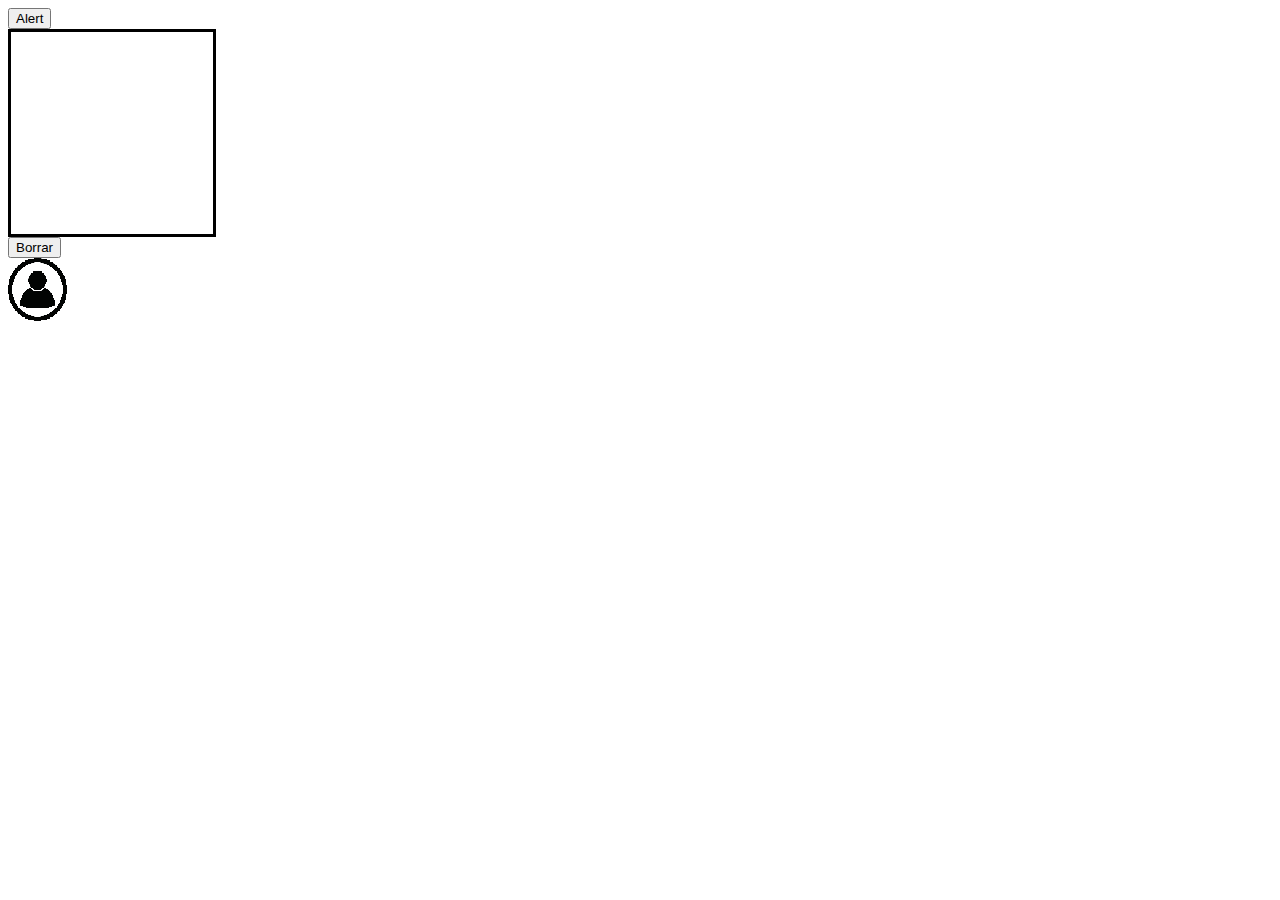
<file: WS1/index.html>
<!DOCTYPE html>
<html lang="en">
<head>
    <meta charset="UTF-8">
    <meta name="viewport" content="width=device-width, initial-scale=1.0">
    <title>Document</title>
    <script src="index.js"></script>
    <link rel="stylesheet" href="as.css">
</head>
<body>
    <button id="btnAlert">Alert</button>
    <table>
        <tr>
            <td></td>
            <td></td>
            <td></td>
            <td></td>
            <td></td>
            <td></td>
            <td></td>
            <td></td>
            <td></td>
            <td></td>
            <td></td>
            <td></td>
            <td></td>
            <td></td>
            <td></td>
            <td></td>
            <td></td>
            <td></td>
            <td></td>
            <td></td>
            <td></td>
            <td></td>
            <td></td>
            <td></td>
            <td></td>
            <td></td>
            <td></td>
            <td></td>
            <td></td>
            <td></td>
            <td></td>
            <td></td>
            <td></td>
            <td></td>
            <td></td>
            <td></td>
            <td></td>
            <td></td>
            <td></td>
            <td></td>
            <td></td>
            <td></td>
            <td></td>
            <td></td>
            <td></td>
            <td></td>
            <td></td>
            <td></td>
            <td></td>
            <td></td>
        </tr><tr>
            <td></td>
            <td></td>
            <td></td>
            <td></td>
            <td></td>
            <td></td>
            <td></td>
            <td></td>
            <td></td>
            <td></td>
            <td></td>
            <td></td>
            <td></td>
            <td></td>
            <td></td>
            <td></td>
            <td></td>
            <td></td>
            <td></td>
            <td></td>
            <td></td>
            <td></td>
            <td></td>
            <td></td>
            <td></td>
            <td></td>
            <td></td>
            <td></td>
            <td></td>
            <td></td>
            <td></td>
            <td></td>
            <td></td>
            <td></td>
            <td></td>
            <td></td>
            <td></td>
            <td></td>
            <td></td>
            <td></td>
            <td></td>
            <td></td>
            <td></td>
            <td></td>
            <td></td>
            <td></td>
            <td></td>
            <td></td>
            <td></td>
            <td></td>
        </tr><tr>
            <td></td>
            <td></td>
            <td></td>
            <td></td>
            <td></td>
            <td></td>
            <td></td>
            <td></td>
            <td></td>
            <td></td>
            <td></td>
            <td></td>
            <td></td>
            <td></td>
            <td></td>
            <td></td>
            <td></td>
            <td></td>
            <td></td>
            <td></td>
            <td></td>
            <td></td>
            <td></td>
            <td></td>
            <td></td>
            <td></td>
            <td></td>
            <td></td>
            <td></td>
            <td></td>
            <td></td>
            <td></td>
            <td></td>
            <td></td>
            <td></td>
            <td></td>
            <td></td>
            <td></td>
            <td></td>
            <td></td>
            <td></td>
            <td></td>
            <td></td>
            <td></td>
            <td></td>
            <td></td>
            <td></td>
            <td></td>
            <td></td>
            <td></td>
        </tr><tr>
            <td></td>
            <td></td>
            <td></td>
            <td></td>
            <td></td>
            <td></td>
            <td></td>
            <td></td>
            <td></td>
            <td></td>
            <td></td>
            <td></td>
            <td></td>
            <td></td>
            <td></td>
            <td></td>
            <td></td>
            <td></td>
            <td></td>
            <td></td>
            <td></td>
            <td></td>
            <td></td>
            <td></td>
            <td></td>
            <td></td>
            <td></td>
            <td></td>
            <td></td>
            <td></td>
            <td></td>
            <td></td>
            <td></td>
            <td></td>
            <td></td>
            <td></td>
            <td></td>
            <td></td>
            <td></td>
            <td></td>
            <td></td>
            <td></td>
            <td></td>
            <td></td>
            <td></td>
            <td></td>
            <td></td>
            <td></td>
            <td></td>
            <td></td>
        </tr><tr>
            <td></td>
            <td></td>
            <td></td>
            <td></td>
            <td></td>
            <td></td>
            <td></td>
            <td></td>
            <td></td>
            <td></td>
            <td></td>
            <td></td>
            <td></td>
            <td></td>
            <td></td>
            <td></td>
            <td></td>
            <td></td>
            <td></td>
            <td></td>
            <td></td>
            <td></td>
            <td></td>
            <td></td>
            <td></td>
            <td></td>
            <td></td>
            <td></td>
            <td></td>
            <td></td>
            <td></td>
            <td></td>
            <td></td>
            <td></td>
            <td></td>
            <td></td>
            <td></td>
            <td></td>
            <td></td>
            <td></td>
            <td></td>
            <td></td>
            <td></td>
            <td></td>
            <td></td>
            <td></td>
            <td></td>
            <td></td>
            <td></td>
            <td></td>
        </tr><tr>
            <td></td>
            <td></td>
            <td></td>
            <td></td>
            <td></td>
            <td></td>
            <td></td>
            <td></td>
            <td></td>
            <td></td>
            <td></td>
            <td></td>
            <td></td>
            <td></td>
            <td></td>
            <td></td>
            <td></td>
            <td></td>
            <td></td>
            <td></td>
            <td></td>
            <td></td>
            <td></td>
            <td></td>
            <td></td>
            <td></td>
            <td></td>
            <td></td>
            <td></td>
            <td></td>
            <td></td>
            <td></td>
            <td></td>
            <td></td>
            <td></td>
            <td></td>
            <td></td>
            <td></td>
            <td></td>
            <td></td>
            <td></td>
            <td></td>
            <td></td>
            <td></td>
            <td></td>
            <td></td>
            <td></td>
            <td></td>
            <td></td>
            <td></td>
        </tr><tr>
            <td></td>
            <td></td>
            <td></td>
            <td></td>
            <td></td>
            <td></td>
            <td></td>
            <td></td>
            <td></td>
            <td></td>
            <td></td>
            <td></td>
            <td></td>
            <td></td>
            <td></td>
            <td></td>
            <td></td>
            <td></td>
            <td></td>
            <td></td>
            <td></td>
            <td></td>
            <td></td>
            <td></td>
            <td></td>
            <td></td>
            <td></td>
            <td></td>
            <td></td>
            <td></td>
            <td></td>
            <td></td>
            <td></td>
            <td></td>
            <td></td>
            <td></td>
            <td></td>
            <td></td>
            <td></td>
            <td></td>
            <td></td>
            <td></td>
            <td></td>
            <td></td>
            <td></td>
            <td></td>
            <td></td>
            <td></td>
            <td></td>
            <td></td>
        </tr><tr>
            <td></td>
            <td></td>
            <td></td>
            <td></td>
            <td></td>
            <td></td>
            <td></td>
            <td></td>
            <td></td>
            <td></td>
            <td></td>
            <td></td>
            <td></td>
            <td></td>
            <td></td>
            <td></td>
            <td></td>
            <td></td>
            <td></td>
            <td></td>
            <td></td>
            <td></td>
            <td></td>
            <td></td>
            <td></td>
            <td></td>
            <td></td>
            <td></td>
            <td></td>
            <td></td>
            <td></td>
            <td></td>
            <td></td>
            <td></td>
            <td></td>
            <td></td>
            <td></td>
            <td></td>
            <td></td>
            <td></td>
            <td></td>
            <td></td>
            <td></td>
            <td></td>
            <td></td>
            <td></td>
            <td></td>
            <td></td>
            <td></td>
            <td></td>
        </tr><tr>
            <td></td>
            <td></td>
            <td></td>
            <td></td>
            <td></td>
            <td></td>
            <td></td>
            <td></td>
            <td></td>
            <td></td>
            <td></td>
            <td></td>
            <td></td>
            <td></td>
            <td></td>
            <td></td>
            <td></td>
            <td></td>
            <td></td>
            <td></td>
            <td></td>
            <td></td>
            <td></td>
            <td></td>
            <td></td>
            <td></td>
            <td></td>
            <td></td>
            <td></td>
            <td></td>
            <td></td>
            <td></td>
            <td></td>
            <td></td>
            <td></td>
            <td></td>
            <td></td>
            <td></td>
            <td></td>
            <td></td>
            <td></td>
            <td></td>
            <td></td>
            <td></td>
            <td></td>
            <td></td>
            <td></td>
            <td></td>
            <td></td>
            <td></td>
        </tr><tr>
            <td></td>
            <td></td>
            <td></td>
            <td></td>
            <td></td>
            <td></td>
            <td></td>
            <td></td>
            <td></td>
            <td></td>
            <td></td>
            <td></td>
            <td></td>
            <td></td>
            <td></td>
            <td></td>
            <td></td>
            <td></td>
            <td></td>
            <td></td>
            <td></td>
            <td></td>
            <td></td>
            <td></td>
            <td></td>
            <td></td>
            <td></td>
            <td></td>
            <td></td>
            <td></td>
            <td></td>
            <td></td>
            <td></td>
            <td></td>
            <td></td>
            <td></td>
            <td></td>
            <td></td>
            <td></td>
            <td></td>
            <td></td>
            <td></td>
            <td></td>
            <td></td>
            <td></td>
            <td></td>
            <td></td>
            <td></td>
            <td></td>
            <td></td>
        </tr><tr>
            <td></td>
            <td></td>
            <td></td>
            <td></td>
            <td></td>
            <td></td>
            <td></td>
            <td></td>
            <td></td>
            <td></td>
            <td></td>
            <td></td>
            <td></td>
            <td></td>
            <td></td>
            <td></td>
            <td></td>
            <td></td>
            <td></td>
            <td></td>
            <td></td>
            <td></td>
            <td></td>
            <td></td>
            <td></td>
            <td></td>
            <td></td>
            <td></td>
            <td></td>
            <td></td>
            <td></td>
            <td></td>
            <td></td>
            <td></td>
            <td></td>
            <td></td>
            <td></td>
            <td></td>
            <td></td>
            <td></td>
            <td></td>
            <td></td>
            <td></td>
            <td></td>
            <td></td>
            <td></td>
            <td></td>
            <td></td>
            <td></td>
            <td></td>
        </tr><tr>
            <td></td>
            <td></td>
            <td></td>
            <td></td>
            <td></td>
            <td></td>
            <td></td>
            <td></td>
            <td></td>
            <td></td>
            <td></td>
            <td></td>
            <td></td>
            <td></td>
            <td></td>
            <td></td>
            <td></td>
            <td></td>
            <td></td>
            <td></td>
            <td></td>
            <td></td>
            <td></td>
            <td></td>
            <td></td>
            <td></td>
            <td></td>
            <td></td>
            <td></td>
            <td></td>
            <td></td>
            <td></td>
            <td></td>
            <td></td>
            <td></td>
            <td></td>
            <td></td>
            <td></td>
            <td></td>
            <td></td>
            <td></td>
            <td></td>
            <td></td>
            <td></td>
            <td></td>
            <td></td>
            <td></td>
            <td></td>
            <td></td>
            <td></td>
        </tr><tr>
            <td></td>
            <td></td>
            <td></td>
            <td></td>
            <td></td>
            <td></td>
            <td></td>
            <td></td>
            <td></td>
            <td></td>
            <td></td>
            <td></td>
            <td></td>
            <td></td>
            <td></td>
            <td></td>
            <td></td>
            <td></td>
            <td></td>
            <td></td>
            <td></td>
            <td></td>
            <td></td>
            <td></td>
            <td></td>
            <td></td>
            <td></td>
            <td></td>
            <td></td>
            <td></td>
            <td></td>
            <td></td>
            <td></td>
            <td></td>
            <td></td>
            <td></td>
            <td></td>
            <td></td>
            <td></td>
            <td></td>
            <td></td>
            <td></td>
            <td></td>
            <td></td>
            <td></td>
            <td></td>
            <td></td>
            <td></td>
            <td></td>
            <td></td>
        </tr><tr>
            <td></td>
            <td></td>
            <td></td>
            <td></td>
            <td></td>
            <td></td>
            <td></td>
            <td></td>
            <td></td>
            <td></td>
            <td></td>
            <td></td>
            <td></td>
            <td></td>
            <td></td>
            <td></td>
            <td></td>
            <td></td>
            <td></td>
            <td></td>
            <td></td>
            <td></td>
            <td></td>
            <td></td>
            <td></td>
            <td></td>
            <td></td>
            <td></td>
            <td></td>
            <td></td>
            <td></td>
            <td></td>
            <td></td>
            <td></td>
            <td></td>
            <td></td>
            <td></td>
            <td></td>
            <td></td>
            <td></td>
            <td></td>
            <td></td>
            <td></td>
            <td></td>
            <td></td>
            <td></td>
            <td></td>
            <td></td>
            <td></td>
            <td></td>
        </tr><tr>
            <td></td>
            <td></td>
            <td></td>
            <td></td>
            <td></td>
            <td></td>
            <td></td>
            <td></td>
            <td></td>
            <td></td>
            <td></td>
            <td></td>
            <td></td>
            <td></td>
            <td></td>
            <td></td>
            <td></td>
            <td></td>
            <td></td>
            <td></td>
            <td></td>
            <td></td>
            <td></td>
            <td></td>
            <td></td>
            <td></td>
            <td></td>
            <td></td>
            <td></td>
            <td></td>
            <td></td>
            <td></td>
            <td></td>
            <td></td>
            <td></td>
            <td></td>
            <td></td>
            <td></td>
            <td></td>
            <td></td>
            <td></td>
            <td></td>
            <td></td>
            <td></td>
            <td></td>
            <td></td>
            <td></td>
            <td></td>
            <td></td>
            <td></td>
        </tr><tr>
            <td></td>
            <td></td>
            <td></td>
            <td></td>
            <td></td>
            <td></td>
            <td></td>
            <td></td>
            <td></td>
            <td></td>
            <td></td>
            <td></td>
            <td></td>
            <td></td>
            <td></td>
            <td></td>
            <td></td>
            <td></td>
            <td></td>
            <td></td>
            <td></td>
            <td></td>
            <td></td>
            <td></td>
            <td></td>
            <td></td>
            <td></td>
            <td></td>
            <td></td>
            <td></td>
            <td></td>
            <td></td>
            <td></td>
            <td></td>
            <td></td>
            <td></td>
            <td></td>
            <td></td>
            <td></td>
            <td></td>
            <td></td>
            <td></td>
            <td></td>
            <td></td>
            <td></td>
            <td></td>
            <td></td>
            <td></td>
            <td></td>
            <td></td>
        </tr><tr>
            <td></td>
            <td></td>
            <td></td>
            <td></td>
            <td></td>
            <td></td>
            <td></td>
            <td></td>
            <td></td>
            <td></td>
            <td></td>
            <td></td>
            <td></td>
            <td></td>
            <td></td>
            <td></td>
            <td></td>
            <td></td>
            <td></td>
            <td></td>
            <td></td>
            <td></td>
            <td></td>
            <td></td>
            <td></td>
            <td></td>
            <td></td>
            <td></td>
            <td></td>
            <td></td>
            <td></td>
            <td></td>
            <td></td>
            <td></td>
            <td></td>
            <td></td>
            <td></td>
            <td></td>
            <td></td>
            <td></td>
            <td></td>
            <td></td>
            <td></td>
            <td></td>
            <td></td>
            <td></td>
            <td></td>
            <td></td>
            <td></td>
            <td></td>
        </tr><tr>
            <td></td>
            <td></td>
            <td></td>
            <td></td>
            <td></td>
            <td></td>
            <td></td>
            <td></td>
            <td></td>
            <td></td>
            <td></td>
            <td></td>
            <td></td>
            <td></td>
            <td></td>
            <td></td>
            <td></td>
            <td></td>
            <td></td>
            <td></td>
            <td></td>
            <td></td>
            <td></td>
            <td></td>
            <td></td>
            <td></td>
            <td></td>
            <td></td>
            <td></td>
            <td></td>
            <td></td>
            <td></td>
            <td></td>
            <td></td>
            <td></td>
            <td></td>
            <td></td>
            <td></td>
            <td></td>
            <td></td>
            <td></td>
            <td></td>
            <td></td>
            <td></td>
            <td></td>
            <td></td>
            <td></td>
            <td></td>
            <td></td>
            <td></td>
        </tr><tr>
            <td></td>
            <td></td>
            <td></td>
            <td></td>
            <td></td>
            <td></td>
            <td></td>
            <td></td>
            <td></td>
            <td></td>
            <td></td>
            <td></td>
            <td></td>
            <td></td>
            <td></td>
            <td></td>
            <td></td>
            <td></td>
            <td></td>
            <td></td>
            <td></td>
            <td></td>
            <td></td>
            <td></td>
            <td></td>
            <td></td>
            <td></td>
            <td></td>
            <td></td>
            <td></td>
            <td></td>
            <td></td>
            <td></td>
            <td></td>
            <td></td>
            <td></td>
            <td></td>
            <td></td>
            <td></td>
            <td></td>
            <td></td>
            <td></td>
            <td></td>
            <td></td>
            <td></td>
            <td></td>
            <td></td>
            <td></td>
            <td></td>
            <td></td>
        </tr><tr>
            <td></td>
            <td></td>
            <td></td>
            <td></td>
            <td></td>
            <td></td>
            <td></td>
            <td></td>
            <td></td>
            <td></td>
            <td></td>
            <td></td>
            <td></td>
            <td></td>
            <td></td>
            <td></td>
            <td></td>
            <td></td>
            <td></td>
            <td></td>
            <td></td>
            <td></td>
            <td></td>
            <td></td>
            <td></td>
            <td></td>
            <td></td>
            <td></td>
            <td></td>
            <td></td>
            <td></td>
            <td></td>
            <td></td>
            <td></td>
            <td></td>
            <td></td>
            <td></td>
            <td></td>
            <td></td>
            <td></td>
            <td></td>
            <td></td>
            <td></td>
            <td></td>
            <td></td>
            <td></td>
            <td></td>
            <td></td>
            <td></td>
            <td></td>
        </tr><tr>
            <td></td>
            <td></td>
            <td></td>
            <td></td>
            <td></td>
            <td></td>
            <td></td>
            <td></td>
            <td></td>
            <td></td>
            <td></td>
            <td></td>
            <td></td>
            <td></td>
            <td></td>
            <td></td>
            <td></td>
            <td></td>
            <td></td>
            <td></td>
            <td></td>
            <td></td>
            <td></td>
            <td></td>
            <td></td>
            <td></td>
            <td></td>
            <td></td>
            <td></td>
            <td></td>
            <td></td>
            <td></td>
            <td></td>
            <td></td>
            <td></td>
            <td></td>
            <td></td>
            <td></td>
            <td></td>
            <td></td>
            <td></td>
            <td></td>
            <td></td>
            <td></td>
            <td></td>
            <td></td>
            <td></td>
            <td></td>
            <td></td>
            <td></td>
        </tr><tr>
            <td></td>
            <td></td>
            <td></td>
            <td></td>
            <td></td>
            <td></td>
            <td></td>
            <td></td>
            <td></td>
            <td></td>
            <td></td>
            <td></td>
            <td></td>
            <td></td>
            <td></td>
            <td></td>
            <td></td>
            <td></td>
            <td></td>
            <td></td>
            <td></td>
            <td></td>
            <td></td>
            <td></td>
            <td></td>
            <td></td>
            <td></td>
            <td></td>
            <td></td>
            <td></td>
            <td></td>
            <td></td>
            <td></td>
            <td></td>
            <td></td>
            <td></td>
            <td></td>
            <td></td>
            <td></td>
            <td></td>
            <td></td>
            <td></td>
            <td></td>
            <td></td>
            <td></td>
            <td></td>
            <td></td>
            <td></td>
            <td></td>
            <td></td>
        </tr><tr>
            <td></td>
            <td></td>
            <td></td>
            <td></td>
            <td></td>
            <td></td>
            <td></td>
            <td></td>
            <td></td>
            <td></td>
            <td></td>
            <td></td>
            <td></td>
            <td></td>
            <td></td>
            <td></td>
            <td></td>
            <td></td>
            <td></td>
            <td></td>
            <td></td>
            <td></td>
            <td></td>
            <td></td>
            <td></td>
            <td></td>
            <td></td>
            <td></td>
            <td></td>
            <td></td>
            <td></td>
            <td></td>
            <td></td>
            <td></td>
            <td></td>
            <td></td>
            <td></td>
            <td></td>
            <td></td>
            <td></td>
            <td></td>
            <td></td>
            <td></td>
            <td></td>
            <td></td>
            <td></td>
            <td></td>
            <td></td>
            <td></td>
            <td></td>
        </tr><tr>
            <td></td>
            <td></td>
            <td></td>
            <td></td>
            <td></td>
            <td></td>
            <td></td>
            <td></td>
            <td></td>
            <td></td>
            <td></td>
            <td></td>
            <td></td>
            <td></td>
            <td></td>
            <td></td>
            <td></td>
            <td></td>
            <td></td>
            <td></td>
            <td></td>
            <td></td>
            <td></td>
            <td></td>
            <td></td>
            <td></td>
            <td></td>
            <td></td>
            <td></td>
            <td></td>
            <td></td>
            <td></td>
            <td></td>
            <td></td>
            <td></td>
            <td></td>
            <td></td>
            <td></td>
            <td></td>
            <td></td>
            <td></td>
            <td></td>
            <td></td>
            <td></td>
            <td></td>
            <td></td>
            <td></td>
            <td></td>
            <td></td>
            <td></td>
        </tr><tr>
            <td></td>
            <td></td>
            <td></td>
            <td></td>
            <td></td>
            <td></td>
            <td></td>
            <td></td>
            <td></td>
            <td></td>
            <td></td>
            <td></td>
            <td></td>
            <td></td>
            <td></td>
            <td></td>
            <td></td>
            <td></td>
            <td></td>
            <td></td>
            <td></td>
            <td></td>
            <td></td>
            <td></td>
            <td></td>
            <td></td>
            <td></td>
            <td></td>
            <td></td>
            <td></td>
            <td></td>
            <td></td>
            <td></td>
            <td></td>
            <td></td>
            <td></td>
            <td></td>
            <td></td>
            <td></td>
            <td></td>
            <td></td>
            <td></td>
            <td></td>
            <td></td>
            <td></td>
            <td></td>
            <td></td>
            <td></td>
            <td></td>
            <td></td>
        </tr><tr>
            <td></td>
            <td></td>
            <td></td>
            <td></td>
            <td></td>
            <td></td>
            <td></td>
            <td></td>
            <td></td>
            <td></td>
            <td></td>
            <td></td>
            <td></td>
            <td></td>
            <td></td>
            <td></td>
            <td></td>
            <td></td>
            <td></td>
            <td></td>
            <td></td>
            <td></td>
            <td></td>
            <td></td>
            <td></td>
            <td></td>
            <td></td>
            <td></td>
            <td></td>
            <td></td>
            <td></td>
            <td></td>
            <td></td>
            <td></td>
            <td></td>
            <td></td>
            <td></td>
            <td></td>
            <td></td>
            <td></td>
            <td></td>
            <td></td>
            <td></td>
            <td></td>
            <td></td>
            <td></td>
            <td></td>
            <td></td>
            <td></td>
            <td></td>
        </tr><tr>
            <td></td>
            <td></td>
            <td></td>
            <td></td>
            <td></td>
            <td></td>
            <td></td>
            <td></td>
            <td></td>
            <td></td>
            <td></td>
            <td></td>
            <td></td>
            <td></td>
            <td></td>
            <td></td>
            <td></td>
            <td></td>
            <td></td>
            <td></td>
            <td></td>
            <td></td>
            <td></td>
            <td></td>
            <td></td>
            <td></td>
            <td></td>
            <td></td>
            <td></td>
            <td></td>
            <td></td>
            <td></td>
            <td></td>
            <td></td>
            <td></td>
            <td></td>
            <td></td>
            <td></td>
            <td></td>
            <td></td>
            <td></td>
            <td></td>
            <td></td>
            <td></td>
            <td></td>
            <td></td>
            <td></td>
            <td></td>
            <td></td>
            <td></td>
        </tr><tr>
            <td></td>
            <td></td>
            <td></td>
            <td></td>
            <td></td>
            <td></td>
            <td></td>
            <td></td>
            <td></td>
            <td></td>
            <td></td>
            <td></td>
            <td></td>
            <td></td>
            <td></td>
            <td></td>
            <td></td>
            <td></td>
            <td></td>
            <td></td>
            <td></td>
            <td></td>
            <td></td>
            <td></td>
            <td></td>
            <td></td>
            <td></td>
            <td></td>
            <td></td>
            <td></td>
            <td></td>
            <td></td>
            <td></td>
            <td></td>
            <td></td>
            <td></td>
            <td></td>
            <td></td>
            <td></td>
            <td></td>
            <td></td>
            <td></td>
            <td></td>
            <td></td>
            <td></td>
            <td></td>
            <td></td>
            <td></td>
            <td></td>
            <td></td>
        </tr><tr>
            <td></td>
            <td></td>
            <td></td>
            <td></td>
            <td></td>
            <td></td>
            <td></td>
            <td></td>
            <td></td>
            <td></td>
            <td></td>
            <td></td>
            <td></td>
            <td></td>
            <td></td>
            <td></td>
            <td></td>
            <td></td>
            <td></td>
            <td></td>
            <td></td>
            <td></td>
            <td></td>
            <td></td>
            <td></td>
            <td></td>
            <td></td>
            <td></td>
            <td></td>
            <td></td>
            <td></td>
            <td></td>
            <td></td>
            <td></td>
            <td></td>
            <td></td>
            <td></td>
            <td></td>
            <td></td>
            <td></td>
            <td></td>
            <td></td>
            <td></td>
            <td></td>
            <td></td>
            <td></td>
            <td></td>
            <td></td>
            <td></td>
            <td></td>
        </tr><tr>
            <td></td>
            <td></td>
            <td></td>
            <td></td>
            <td></td>
            <td></td>
            <td></td>
            <td></td>
            <td></td>
            <td></td>
            <td></td>
            <td></td>
            <td></td>
            <td></td>
            <td></td>
            <td></td>
            <td></td>
            <td></td>
            <td></td>
            <td></td>
            <td></td>
            <td></td>
            <td></td>
            <td></td>
            <td></td>
            <td></td>
            <td></td>
            <td></td>
            <td></td>
            <td></td>
            <td></td>
            <td></td>
            <td></td>
            <td></td>
            <td></td>
            <td></td>
            <td></td>
            <td></td>
            <td></td>
            <td></td>
            <td></td>
            <td></td>
            <td></td>
            <td></td>
            <td></td>
            <td></td>
            <td></td>
            <td></td>
            <td></td>
            <td></td>
        </tr><tr>
            <td></td>
            <td></td>
            <td></td>
            <td></td>
            <td></td>
            <td></td>
            <td></td>
            <td></td>
            <td></td>
            <td></td>
            <td></td>
            <td></td>
            <td></td>
            <td></td>
            <td></td>
            <td></td>
            <td></td>
            <td></td>
            <td></td>
            <td></td>
            <td></td>
            <td></td>
            <td></td>
            <td></td>
            <td></td>
            <td></td>
            <td></td>
            <td></td>
            <td></td>
            <td></td>
            <td></td>
            <td></td>
            <td></td>
            <td></td>
            <td></td>
            <td></td>
            <td></td>
            <td></td>
            <td></td>
            <td></td>
            <td></td>
            <td></td>
            <td></td>
            <td></td>
            <td></td>
            <td></td>
            <td></td>
            <td></td>
            <td></td>
            <td></td>
        </tr><tr>
            <td></td>
            <td></td>
            <td></td>
            <td></td>
            <td></td>
            <td></td>
            <td></td>
            <td></td>
            <td></td>
            <td></td>
            <td></td>
            <td></td>
            <td></td>
            <td></td>
            <td></td>
            <td></td>
            <td></td>
            <td></td>
            <td></td>
            <td></td>
            <td></td>
            <td></td>
            <td></td>
            <td></td>
            <td></td>
            <td></td>
            <td></td>
            <td></td>
            <td></td>
            <td></td>
            <td></td>
            <td></td>
            <td></td>
            <td></td>
            <td></td>
            <td></td>
            <td></td>
            <td></td>
            <td></td>
            <td></td>
            <td></td>
            <td></td>
            <td></td>
            <td></td>
            <td></td>
            <td></td>
            <td></td>
            <td></td>
            <td></td>
            <td></td>
        </tr><tr>
            <td></td>
            <td></td>
            <td></td>
            <td></td>
            <td></td>
            <td></td>
            <td></td>
            <td></td>
            <td></td>
            <td></td>
            <td></td>
            <td></td>
            <td></td>
            <td></td>
            <td></td>
            <td></td>
            <td></td>
            <td></td>
            <td></td>
            <td></td>
            <td></td>
            <td></td>
            <td></td>
            <td></td>
            <td></td>
            <td></td>
            <td></td>
            <td></td>
            <td></td>
            <td></td>
            <td></td>
            <td></td>
            <td></td>
            <td></td>
            <td></td>
            <td></td>
            <td></td>
            <td></td>
            <td></td>
            <td></td>
            <td></td>
            <td></td>
            <td></td>
            <td></td>
            <td></td>
            <td></td>
            <td></td>
            <td></td>
            <td></td>
            <td></td>
        </tr><tr>
            <td></td>
            <td></td>
            <td></td>
            <td></td>
            <td></td>
            <td></td>
            <td></td>
            <td></td>
            <td></td>
            <td></td>
            <td></td>
            <td></td>
            <td></td>
            <td></td>
            <td></td>
            <td></td>
            <td></td>
            <td></td>
            <td></td>
            <td></td>
            <td></td>
            <td></td>
            <td></td>
            <td></td>
            <td></td>
            <td></td>
            <td></td>
            <td></td>
            <td></td>
            <td></td>
            <td></td>
            <td></td>
            <td></td>
            <td></td>
            <td></td>
            <td></td>
            <td></td>
            <td></td>
            <td></td>
            <td></td>
            <td></td>
            <td></td>
            <td></td>
            <td></td>
            <td></td>
            <td></td>
            <td></td>
            <td></td>
            <td></td>
            <td></td>
        </tr><tr>
            <td></td>
            <td></td>
            <td></td>
            <td></td>
            <td></td>
            <td></td>
            <td></td>
            <td></td>
            <td></td>
            <td></td>
            <td></td>
            <td></td>
            <td></td>
            <td></td>
            <td></td>
            <td></td>
            <td></td>
            <td></td>
            <td></td>
            <td></td>
            <td></td>
            <td></td>
            <td></td>
            <td></td>
            <td></td>
            <td></td>
            <td></td>
            <td></td>
            <td></td>
            <td></td>
            <td></td>
            <td></td>
            <td></td>
            <td></td>
            <td></td>
            <td></td>
            <td></td>
            <td></td>
            <td></td>
            <td></td>
            <td></td>
            <td></td>
            <td></td>
            <td></td>
            <td></td>
            <td></td>
            <td></td>
            <td></td>
            <td></td>
            <td></td>
        </tr><tr>
            <td></td>
            <td></td>
            <td></td>
            <td></td>
            <td></td>
            <td></td>
            <td></td>
            <td></td>
            <td></td>
            <td></td>
            <td></td>
            <td></td>
            <td></td>
            <td></td>
            <td></td>
            <td></td>
            <td></td>
            <td></td>
            <td></td>
            <td></td>
            <td></td>
            <td></td>
            <td></td>
            <td></td>
            <td></td>
            <td></td>
            <td></td>
            <td></td>
            <td></td>
            <td></td>
            <td></td>
            <td></td>
            <td></td>
            <td></td>
            <td></td>
            <td></td>
            <td></td>
            <td></td>
            <td></td>
            <td></td>
            <td></td>
            <td></td>
            <td></td>
            <td></td>
            <td></td>
            <td></td>
            <td></td>
            <td></td>
            <td></td>
            <td></td>
        </tr><tr>
            <td></td>
            <td></td>
            <td></td>
            <td></td>
            <td></td>
            <td></td>
            <td></td>
            <td></td>
            <td></td>
            <td></td>
            <td></td>
            <td></td>
            <td></td>
            <td></td>
            <td></td>
            <td></td>
            <td></td>
            <td></td>
            <td></td>
            <td></td>
            <td></td>
            <td></td>
            <td></td>
            <td></td>
            <td></td>
            <td></td>
            <td></td>
            <td></td>
            <td></td>
            <td></td>
            <td></td>
            <td></td>
            <td></td>
            <td></td>
            <td></td>
            <td></td>
            <td></td>
            <td></td>
            <td></td>
            <td></td>
            <td></td>
            <td></td>
            <td></td>
            <td></td>
            <td></td>
            <td></td>
            <td></td>
            <td></td>
            <td></td>
            <td></td>
        </tr><tr>
            <td></td>
            <td></td>
            <td></td>
            <td></td>
            <td></td>
            <td></td>
            <td></td>
            <td></td>
            <td></td>
            <td></td>
            <td></td>
            <td></td>
            <td></td>
            <td></td>
            <td></td>
            <td></td>
            <td></td>
            <td></td>
            <td></td>
            <td></td>
            <td></td>
            <td></td>
            <td></td>
            <td></td>
            <td></td>
            <td></td>
            <td></td>
            <td></td>
            <td></td>
            <td></td>
            <td></td>
            <td></td>
            <td></td>
            <td></td>
            <td></td>
            <td></td>
            <td></td>
            <td></td>
            <td></td>
            <td></td>
            <td></td>
            <td></td>
            <td></td>
            <td></td>
            <td></td>
            <td></td>
            <td></td>
            <td></td>
            <td></td>
            <td></td>
        </tr><tr>
            <td></td>
            <td></td>
            <td></td>
            <td></td>
            <td></td>
            <td></td>
            <td></td>
            <td></td>
            <td></td>
            <td></td>
            <td></td>
            <td></td>
            <td></td>
            <td></td>
            <td></td>
            <td></td>
            <td></td>
            <td></td>
            <td></td>
            <td></td>
            <td></td>
            <td></td>
            <td></td>
            <td></td>
            <td></td>
            <td></td>
            <td></td>
            <td></td>
            <td></td>
            <td></td>
            <td></td>
            <td></td>
            <td></td>
            <td></td>
            <td></td>
            <td></td>
            <td></td>
            <td></td>
            <td></td>
            <td></td>
            <td></td>
            <td></td>
            <td></td>
            <td></td>
            <td></td>
            <td></td>
            <td></td>
            <td></td>
            <td></td>
            <td></td>
        </tr><tr>
            <td></td>
            <td></td>
            <td></td>
            <td></td>
            <td></td>
            <td></td>
            <td></td>
            <td></td>
            <td></td>
            <td></td>
            <td></td>
            <td></td>
            <td></td>
            <td></td>
            <td></td>
            <td></td>
            <td></td>
            <td></td>
            <td></td>
            <td></td>
            <td></td>
            <td></td>
            <td></td>
            <td></td>
            <td></td>
            <td></td>
            <td></td>
            <td></td>
            <td></td>
            <td></td>
            <td></td>
            <td></td>
            <td></td>
            <td></td>
            <td></td>
            <td></td>
            <td></td>
            <td></td>
            <td></td>
            <td></td>
            <td></td>
            <td></td>
            <td></td>
            <td></td>
            <td></td>
            <td></td>
            <td></td>
            <td></td>
            <td></td>
            <td></td>
        </tr><tr>
            <td></td>
            <td></td>
            <td></td>
            <td></td>
            <td></td>
            <td></td>
            <td></td>
            <td></td>
            <td></td>
            <td></td>
            <td></td>
            <td></td>
            <td></td>
            <td></td>
            <td></td>
            <td></td>
            <td></td>
            <td></td>
            <td></td>
            <td></td>
            <td></td>
            <td></td>
            <td></td>
            <td></td>
            <td></td>
            <td></td>
            <td></td>
            <td></td>
            <td></td>
            <td></td>
            <td></td>
            <td></td>
            <td></td>
            <td></td>
            <td></td>
            <td></td>
            <td></td>
            <td></td>
            <td></td>
            <td></td>
            <td></td>
            <td></td>
            <td></td>
            <td></td>
            <td></td>
            <td></td>
            <td></td>
            <td></td>
            <td></td>
            <td></td>
        </tr><tr>
            <td></td>
            <td></td>
            <td></td>
            <td></td>
            <td></td>
            <td></td>
            <td></td>
            <td></td>
            <td></td>
            <td></td>
            <td></td>
            <td></td>
            <td></td>
            <td></td>
            <td></td>
            <td></td>
            <td></td>
            <td></td>
            <td></td>
            <td></td>
            <td></td>
            <td></td>
            <td></td>
            <td></td>
            <td></td>
            <td></td>
            <td></td>
            <td></td>
            <td></td>
            <td></td>
            <td></td>
            <td></td>
            <td></td>
            <td></td>
            <td></td>
            <td></td>
            <td></td>
            <td></td>
            <td></td>
            <td></td>
            <td></td>
            <td></td>
            <td></td>
            <td></td>
            <td></td>
            <td></td>
            <td></td>
            <td></td>
            <td></td>
            <td></td>
        </tr><tr>
            <td></td>
            <td></td>
            <td></td>
            <td></td>
            <td></td>
            <td></td>
            <td></td>
            <td></td>
            <td></td>
            <td></td>
            <td></td>
            <td></td>
            <td></td>
            <td></td>
            <td></td>
            <td></td>
            <td></td>
            <td></td>
            <td></td>
            <td></td>
            <td></td>
            <td></td>
            <td></td>
            <td></td>
            <td></td>
            <td></td>
            <td></td>
            <td></td>
            <td></td>
            <td></td>
            <td></td>
            <td></td>
            <td></td>
            <td></td>
            <td></td>
            <td></td>
            <td></td>
            <td></td>
            <td></td>
            <td></td>
            <td></td>
            <td></td>
            <td></td>
            <td></td>
            <td></td>
            <td></td>
            <td></td>
            <td></td>
            <td></td>
            <td></td>
        </tr><tr>
            <td></td>
            <td></td>
            <td></td>
            <td></td>
            <td></td>
            <td></td>
            <td></td>
            <td></td>
            <td></td>
            <td></td>
            <td></td>
            <td></td>
            <td></td>
            <td></td>
            <td></td>
            <td></td>
            <td></td>
            <td></td>
            <td></td>
            <td></td>
            <td></td>
            <td></td>
            <td></td>
            <td></td>
            <td></td>
            <td></td>
            <td></td>
            <td></td>
            <td></td>
            <td></td>
            <td></td>
            <td></td>
            <td></td>
            <td></td>
            <td></td>
            <td></td>
            <td></td>
            <td></td>
            <td></td>
            <td></td>
            <td></td>
            <td></td>
            <td></td>
            <td></td>
            <td></td>
            <td></td>
            <td></td>
            <td></td>
            <td></td>
            <td></td>
        </tr><tr>
            <td></td>
            <td></td>
            <td></td>
            <td></td>
            <td></td>
            <td></td>
            <td></td>
            <td></td>
            <td></td>
            <td></td>
            <td></td>
            <td></td>
            <td></td>
            <td></td>
            <td></td>
            <td></td>
            <td></td>
            <td></td>
            <td></td>
            <td></td>
            <td></td>
            <td></td>
            <td></td>
            <td></td>
            <td></td>
            <td></td>
            <td></td>
            <td></td>
            <td></td>
            <td></td>
            <td></td>
            <td></td>
            <td></td>
            <td></td>
            <td></td>
            <td></td>
            <td></td>
            <td></td>
            <td></td>
            <td></td>
            <td></td>
            <td></td>
            <td></td>
            <td></td>
            <td></td>
            <td></td>
            <td></td>
            <td></td>
            <td></td>
            <td></td>
        </tr><tr>
            <td></td>
            <td></td>
            <td></td>
            <td></td>
            <td></td>
            <td></td>
            <td></td>
            <td></td>
            <td></td>
            <td></td>
            <td></td>
            <td></td>
            <td></td>
            <td></td>
            <td></td>
            <td></td>
            <td></td>
            <td></td>
            <td></td>
            <td></td>
            <td></td>
            <td></td>
            <td></td>
            <td></td>
            <td></td>
            <td></td>
            <td></td>
            <td></td>
            <td></td>
            <td></td>
            <td></td>
            <td></td>
            <td></td>
            <td></td>
            <td></td>
            <td></td>
            <td></td>
            <td></td>
            <td></td>
            <td></td>
            <td></td>
            <td></td>
            <td></td>
            <td></td>
            <td></td>
            <td></td>
            <td></td>
            <td></td>
            <td></td>
            <td></td>
        </tr><tr>
            <td></td>
            <td></td>
            <td></td>
            <td></td>
            <td></td>
            <td></td>
            <td></td>
            <td></td>
            <td></td>
            <td></td>
            <td></td>
            <td></td>
            <td></td>
            <td></td>
            <td></td>
            <td></td>
            <td></td>
            <td></td>
            <td></td>
            <td></td>
            <td></td>
            <td></td>
            <td></td>
            <td></td>
            <td></td>
            <td></td>
            <td></td>
            <td></td>
            <td></td>
            <td></td>
            <td></td>
            <td></td>
            <td></td>
            <td></td>
            <td></td>
            <td></td>
            <td></td>
            <td></td>
            <td></td>
            <td></td>
            <td></td>
            <td></td>
            <td></td>
            <td></td>
            <td></td>
            <td></td>
            <td></td>
            <td></td>
            <td></td>
            <td></td>
        </tr><tr>
            <td></td>
            <td></td>
            <td></td>
            <td></td>
            <td></td>
            <td></td>
            <td></td>
            <td></td>
            <td></td>
            <td></td>
            <td></td>
            <td></td>
            <td></td>
            <td></td>
            <td></td>
            <td></td>
            <td></td>
            <td></td>
            <td></td>
            <td></td>
            <td></td>
            <td></td>
            <td></td>
            <td></td>
            <td></td>
            <td></td>
            <td></td>
            <td></td>
            <td></td>
            <td></td>
            <td></td>
            <td></td>
            <td></td>
            <td></td>
            <td></td>
            <td></td>
            <td></td>
            <td></td>
            <td></td>
            <td></td>
            <td></td>
            <td></td>
            <td></td>
            <td></td>
            <td></td>
            <td></td>
            <td></td>
            <td></td>
            <td></td>
            <td></td>
        </tr><tr>
            <td></td>
            <td></td>
            <td></td>
            <td></td>
            <td></td>
            <td></td>
            <td></td>
            <td></td>
            <td></td>
            <td></td>
            <td></td>
            <td></td>
            <td></td>
            <td></td>
            <td></td>
            <td></td>
            <td></td>
            <td></td>
            <td></td>
            <td></td>
            <td></td>
            <td></td>
            <td></td>
            <td></td>
            <td></td>
            <td></td>
            <td></td>
            <td></td>
            <td></td>
            <td></td>
            <td></td>
            <td></td>
            <td></td>
            <td></td>
            <td></td>
            <td></td>
            <td></td>
            <td></td>
            <td></td>
            <td></td>
            <td></td>
            <td></td>
            <td></td>
            <td></td>
            <td></td>
            <td></td>
            <td></td>
            <td></td>
            <td></td>
            <td></td>
        </tr><tr>
            <td></td>
            <td></td>
            <td></td>
            <td></td>
            <td></td>
            <td></td>
            <td></td>
            <td></td>
            <td></td>
            <td></td>
            <td></td>
            <td></td>
            <td></td>
            <td></td>
            <td></td>
            <td></td>
            <td></td>
            <td></td>
            <td></td>
            <td></td>
            <td></td>
            <td></td>
            <td></td>
            <td></td>
            <td></td>
            <td></td>
            <td></td>
            <td></td>
            <td></td>
            <td></td>
            <td></td>
            <td></td>
            <td></td>
            <td></td>
            <td></td>
            <td></td>
            <td></td>
            <td></td>
            <td></td>
            <td></td>
            <td></td>
            <td></td>
            <td></td>
            <td></td>
            <td></td>
            <td></td>
            <td></td>
            <td></td>
            <td></td>
            <td></td>
        </tr>
    </table>
    <button id="borrar">Borrar</button>

    <div id="contenedor">
        <img id="icono" src="icono.png" alt="icono">
    </div>
</body>
</html>
</file>
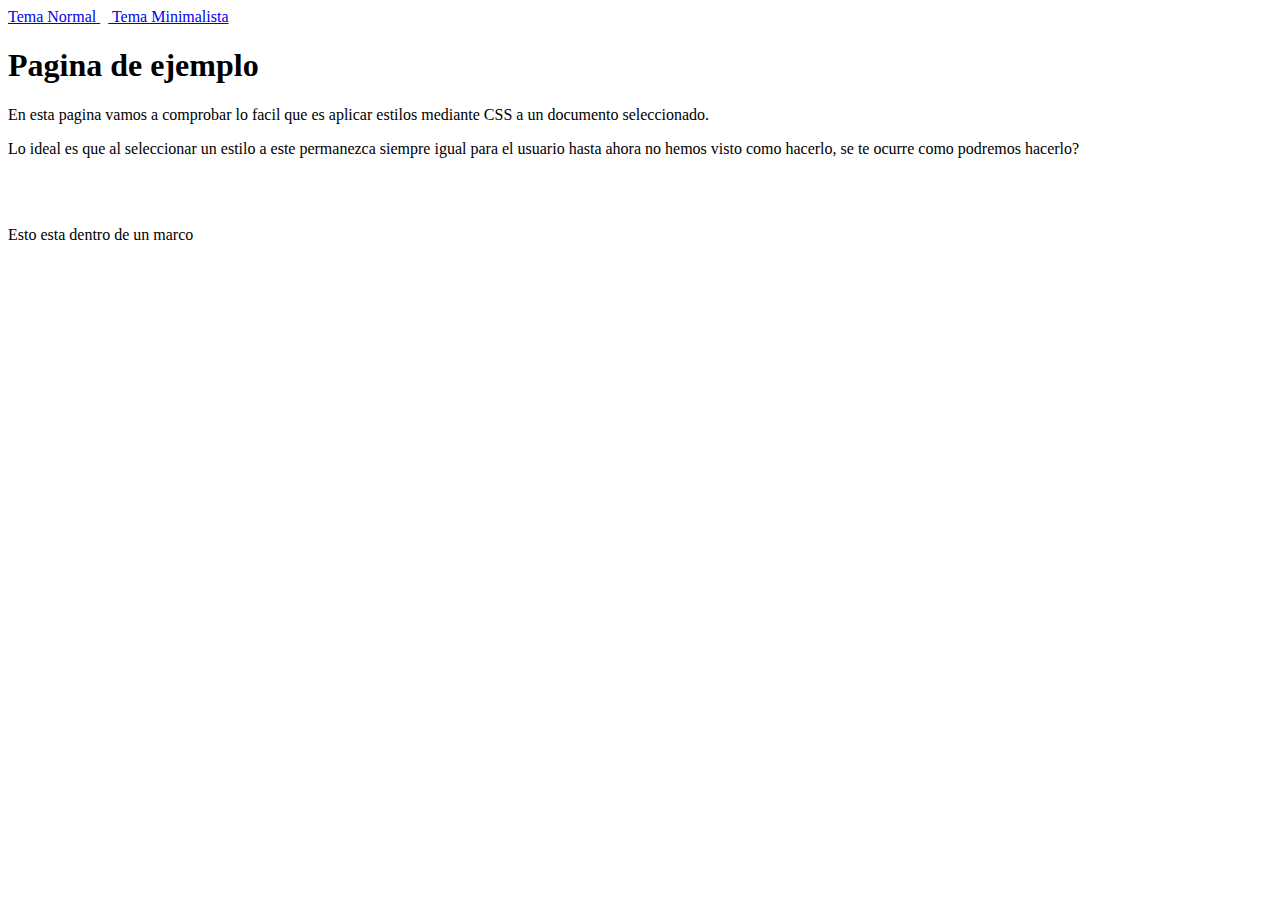
<file: WS4/index.html>
<!DOCTYPE html>
<html lang="en">
<head>
    <meta charset="UTF-8">
    <meta name="viewport" content="width=device-width, initial-scale=1.0">
    <title>Document</title>
    <script src="index.js"></script>
    <link rel="stylesheet" href="index.css">
</head>
<body>
    <div class="azul"></div>
    <main>
        <div id="links"><a id="normal" href="#">Tema Normal </a>&nbsp&nbsp<a id="basico" href="#"> Tema Minimalista</a></div>
        <h1>Pagina de ejemplo</h1>
        <p>En esta pagina vamos a comprobar lo facil que es aplicar estilos mediante CSS a un documento seleccionado.</p>
        <p>Lo ideal es que al seleccionar un estilo a este permanezca siempre igual para el usuario hasta ahora no hemos visto como hacerlo, se te ocurre como podremos hacerlo?</p>
        <p id="oculto" class="oculto">Utilizando CSS podemos incluso ocultar partes del sitio.<br><trong>Este parrafo deve ser solo visible en el tema Norma</trong></p>
        <p id="marco">Esto esta dentro de un marco</p>
    </main>
</body>
</html>
</file>
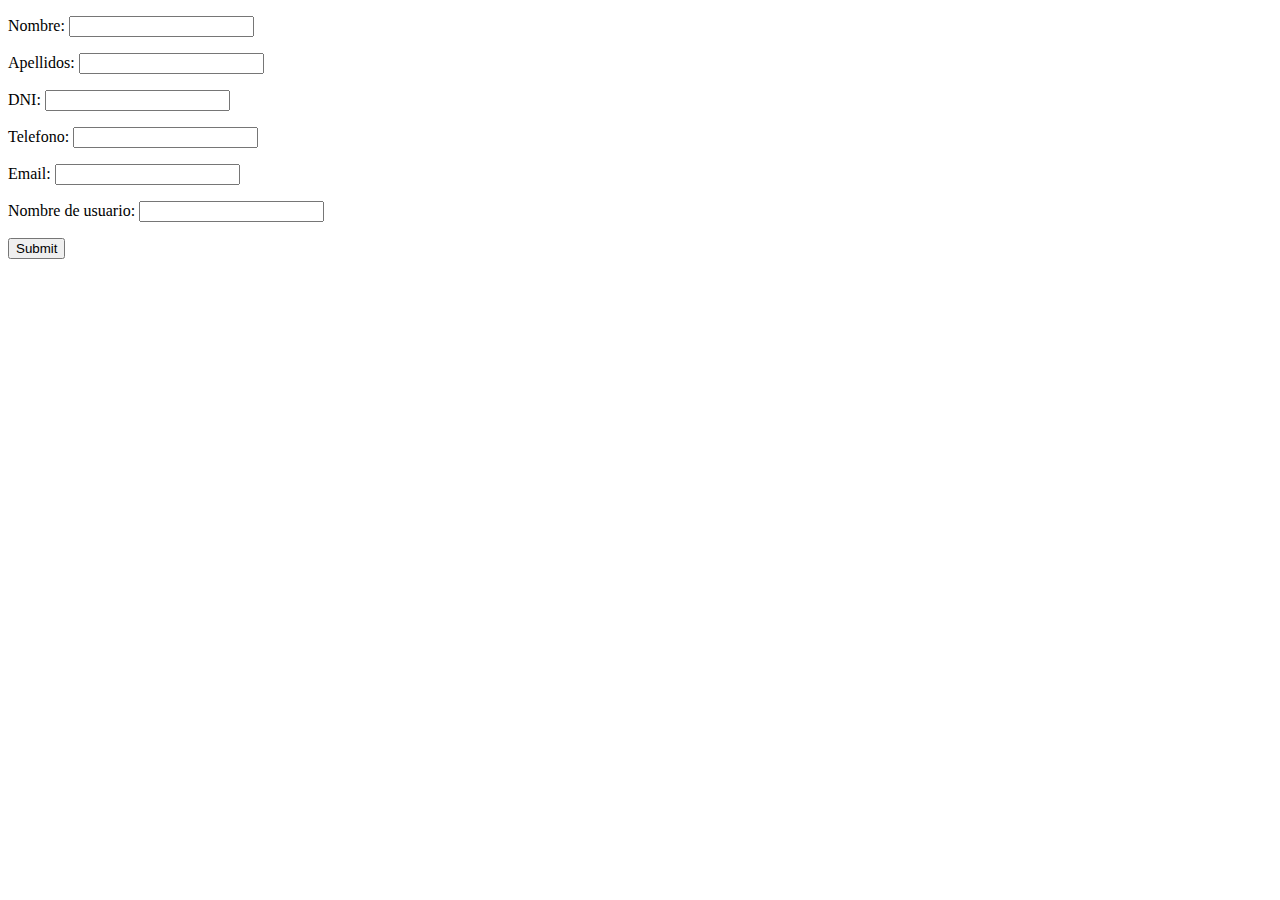
<file: WS5/ej2/index.html>
<!DOCTYPE html>
<html lang="en">
<head>
    <meta charset="UTF-8">
    <meta name="viewport" content="width=device-width, initial-scale=1.0">
    <title>Document</title>
    <script src="index.js"></script>
    <script src="../ej1 FuncionesValidacion/index.js"></script>
</head>
<body>
    <form action="#" id="formulario">
        <p>
          <label for="nombre">Nombre: </label>
          <input type="text" id="nombre" name="nombre">
        </p>
      
        <p>
          <label for="apellidos">Apellidos: </label>
          <input type="text" id="apellidos" name="apellidos">
        </p>
      
        <p>
          <label for="dni">DNI: </label>
          <input type="number" id="dni" name="dni">
        </p>
      
        <p>
          <label for="telefono">Telefono: </label>
          <input type="tel" id="telefono" name="telefono">
        </p>
      
        <p>
          <label for="email">Email: </label>
          <input type="email" id="email" name="email">
        </p>
      
        <p>
          <label for="nombreUsuario">Nombre de usuario: </label>
          <input type="text" id="nombreUsuario" name="nombreUsuario">
        </p>
      
        <p>
          <input type="submit" id="submit">&nbsp;&nbsp;<span style="color: red;"></span>
        </p>
      </form>
</body>
</html>
</file>
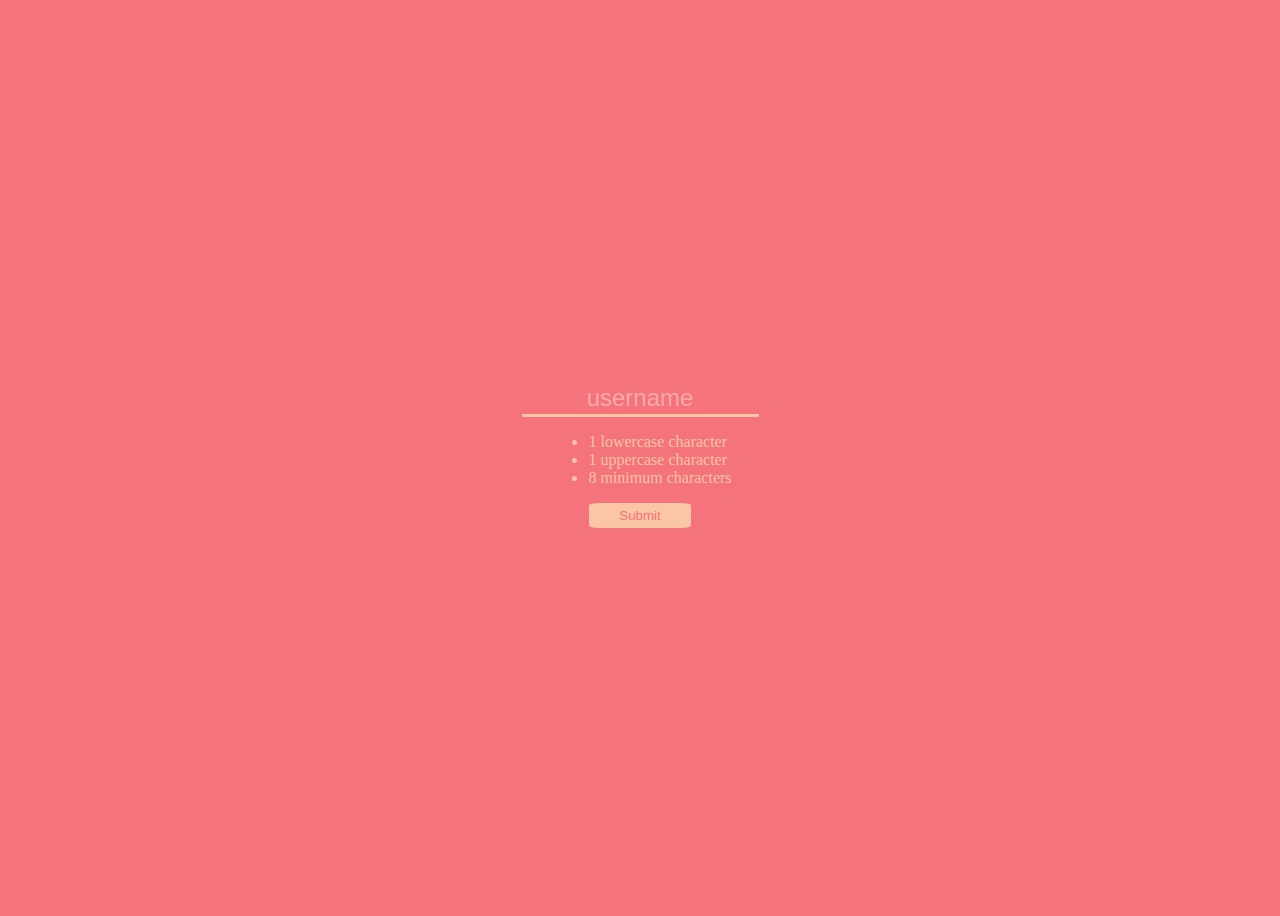
<file: WS5/ej3/index.html>
<!DOCTYPE html>
<html lang="en">
<head>
    <meta charset="UTF-8">
    <meta name="viewport" content="width=device-width, initial-scale=1.0">
    <title>Document</title>
    <script src="index.js"></script>
    <script src="../ej1 FuncionesValidacion/index.js"></script>
    <link rel="stylesheet" href="index.css">
</head>
<body>
    <main>
        <form action="#">
            <input type="text" name="username" id="username" placeholder="username">
            <ul>
                <li>1 lowercase character</li>
                <li>1 uppercase character</li>
                <li>8 minimum characters</li>
            </ul>
            <input id="submit" type="submit" value="Submit">
        </form>
    </main>
</body>
</html>
</file>
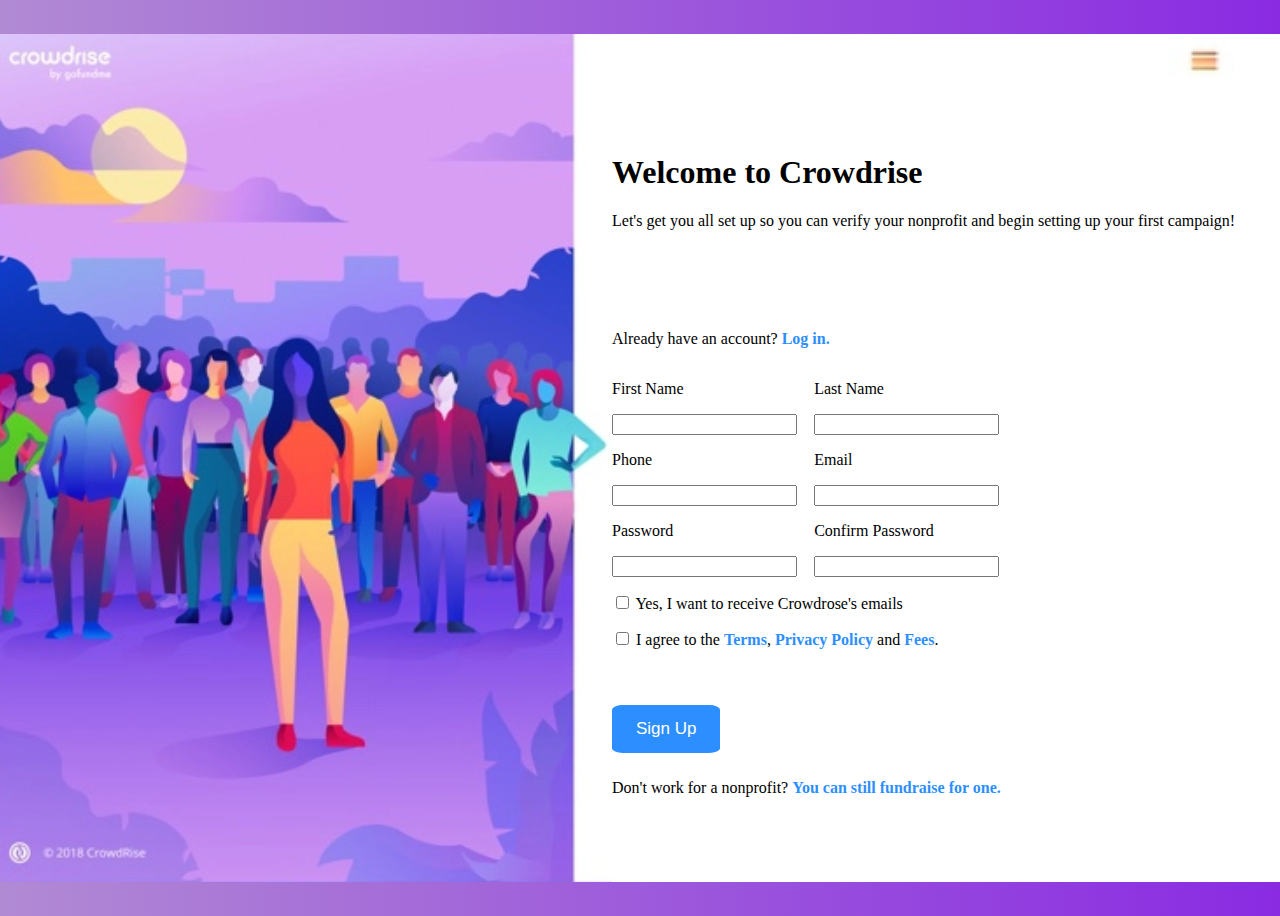
<file: WS5/ej4/index.html>
<!DOCTYPE html>
<html lang="en">
<head>
    <meta charset="UTF-8">
    <meta name="viewport" content="width=device-width, initial-scale=1.0">
    <script src="index.js"></script>
    <script src="../ej1 FuncionesValidacion/index.js"></script>
    <link rel="stylesheet" href="index.css">
    <title>Document</title>
</head>
<body>
    <main>
        <img src="Captura de pantalla 2023-10-29 124857.png" alt="Imagen de fondo">
        <div id="formulario">
            <img src="sadsad.png" alt="imagen de bandera">
            <div id="titulo">
                <h1>Welcome to Crowdrise</h1>
                <p>Let's get you all set up so you can verify your nonprofit and begin setting up your first campaign!</p>
                <p id="textoSeparado">Already have an account? <a href="#">Log in.</a></p>
            </div>
            <div id="formPart">
                <form action="form">
                    <div id="izquierda">
                        <div class="inputs">
                            <p><label for="firstName">First Name</label></p>
                            <p><input type="text" name="firstName" id="firstName"></p>
                        </div>
                        <div class="inputs">
                            <p><label for="phone">Phone</label></p>
                            <p><input type="phone" id="phone" name="phone"></p>
                        </div>
                        <div class="inputs">
                            <p><label for="password">Password</label></p>
                            <p><input type="password" name="password" id="password"></p>
                        </div>
                    </div>
                    <div id="derecha">
                        <div class="inputs">
                            <p><label for="lastName">Last Name</label></p>
                            <p><input type="text" name="lastName" id="lastName"></p>
                        </div>
                        <div class="inputs">
                            <p><label for="email">Email</label></p>
                            <p><input type="email" name="email" id="email"></p>
                        </div>
                        <div class="inputs">
                            <p><label for="confirmPassword">Confirm Password</label></p>
                            <p><input type="password" name="confirmPassword" id="confirmPassword"></p>
                        </div>
                    </div>
                    <p>
                        <input type="checkbox" name="agree1" id="agree1">
                        <label for="agree1"> Yes, I want to receive Crowdrose's emails</label>
                    </p>
                    <p>
                        <input type="checkbox" name="agree2" id="agree2">
                        <label for="agree2">I agree to the <a href="#">Terms</a>, <a href="#">Privacy Policy</a> and <a href="#">Fees</a>.</label>
                    </p>
                    <p><input type="submit" id="submit" value="Sign Up"><span>Algun campo es incorrecto</span></p>
                    <p>Don't work for a nonprofit? <a href="#">You can still fundraise for one.</a></p>
                    
                </form>
            </div>
            

        </div>
    </main>
</body>
</html>
</file>
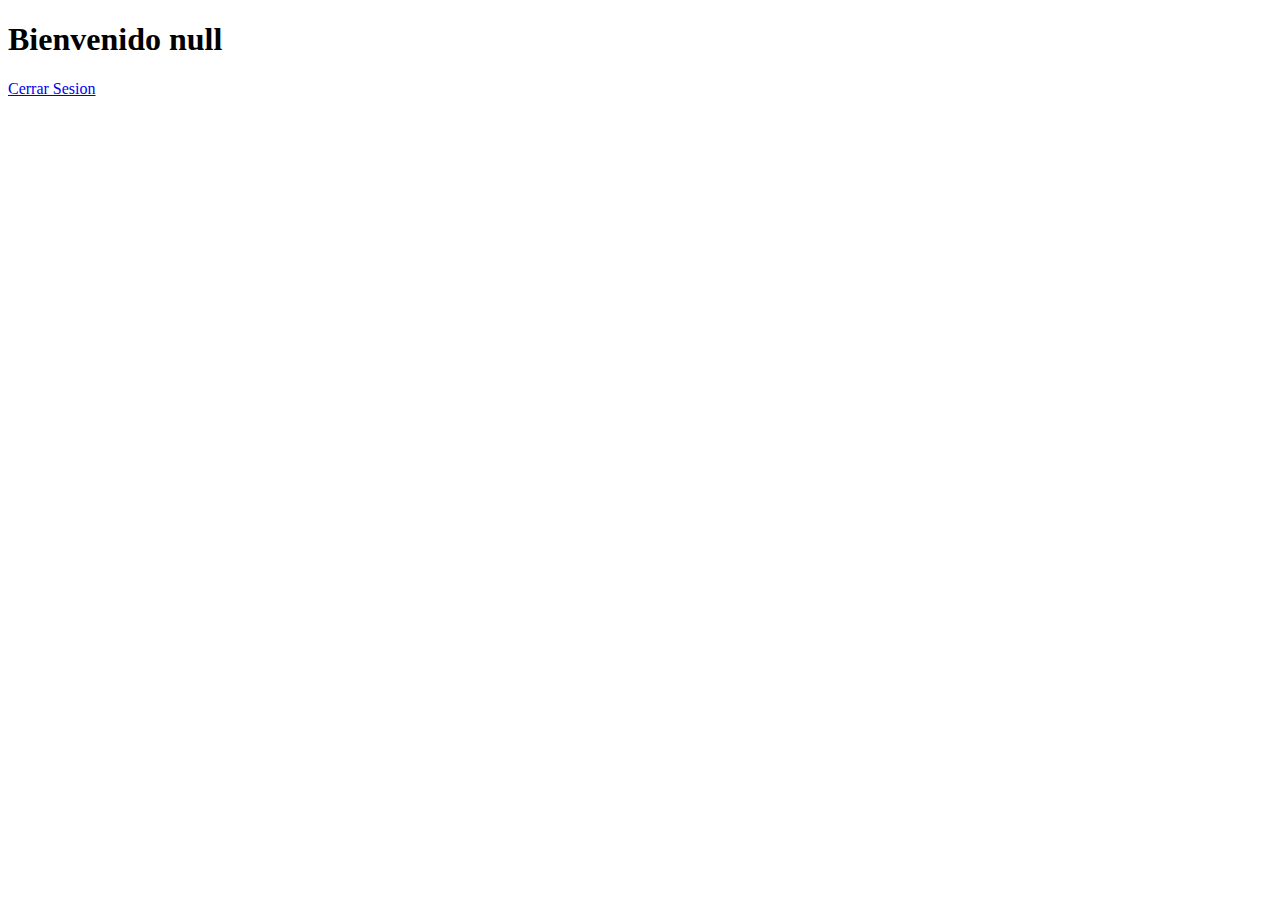
<file: WS6/ej1/index.html>
<!DOCTYPE html>
<html lang="en">
<head>
    <meta charset="UTF-8">
    <meta name="viewport" content="width=device-width, initial-scale=1.0">
    <title>Document</title>
    <script src="index.js"></script>
    <script src="../ej4/FuncionesCookies.js"></script>
</head>
<body>
    <h1></h1>
    <a href="#"></a>
</body>
</html>
</file>
<file: WS1/as.css>
table{
    border: solid black;
}
#contenedor{
    position: relative;
    height: 100px;
}
#icono{
    position: absolute;
}
</file>
<file: WS4/index.css>
.oculto{
    visibility: hidden;
}
.body{
    display: flex;
}

.azul{
    background-color: rgb(40, 164, 236);
    width: 100px;
}
.links{
    border: solid blue;
    margin-right: 100px;
    background-color: rgb(233, 233, 233);
}

.link{
    text-decoration: none;
}
.main{
    background-color: blanchedalmond;
    height: 100vh;
}
</file>
<file: WS5/ej3/index.css>
:root{
    padding: 0px;
    margin: 0px;
}
body{
    background-color: #f5737a;
}
form{
    flex-direction: column;
    display: flex;
    justify-content: center;
    align-items: center;
    height: 100vh;
}
#username{
    border: none;
    background-color: #f5737a;
    border-bottom: solid #fdf2bfa6;
    padding: 5px 30px 5px 30px;
}
#username::placeholder{
    color: rgba(255, 255, 255, 0.397);
    text-align: center;
    font-size: 24px;
}

#submit{
    border: none;
    background-color: #fdf2bfa6;
    border-radius: 10%;
    padding: 5px 30px 5px 30px;
    color: #f5737a;
}

li{
    color: #fdf2bfa6;
}
</file>
<file: WS5/ej4/index.css>
:root{
    margin: 0px;
    padding: 0px;
}

body{
    display: flex;
    height: 100vh;
    justify-content: center;
    align-items: center;
    background: linear-gradient(to right, #b18ad4, #8a2be2)
}

main{
    background-color: white;
    width: 1300px;
    min-width: 1300px;
    display: flex;
}

img{
    float: right;    
}

#titulo{
    margin-top: 120px;
}

#textoSeparado{
    margin-top: 100px;
}

#formPart {
    display: flex;
    justify-content: space-between;
}
  
#izquierda {
    float: left;
    width: 48%; /* Ajusta el ancho según tus necesidades */
}
  
#derecha {
    float: right;
    width: 48%; /* Ajusta el ancho según tus necesidades */
}

#submit{
    margin-top: 40px;
    background-color: rgb(45, 143, 255);
    color: white;
    border: none;
    border-radius: 10%;
    padding: 14px 24px 14px 24px;
    font-size:17px;
    margin-bottom: 10px;
}

a{
    text-decoration: none;
    color: rgb(45, 143, 255);
    font-weight: bold;
}
span{
    margin-left: 10px;
    color: red;
    font-weight: bold;
    visibility: hidden;
}
</file>
